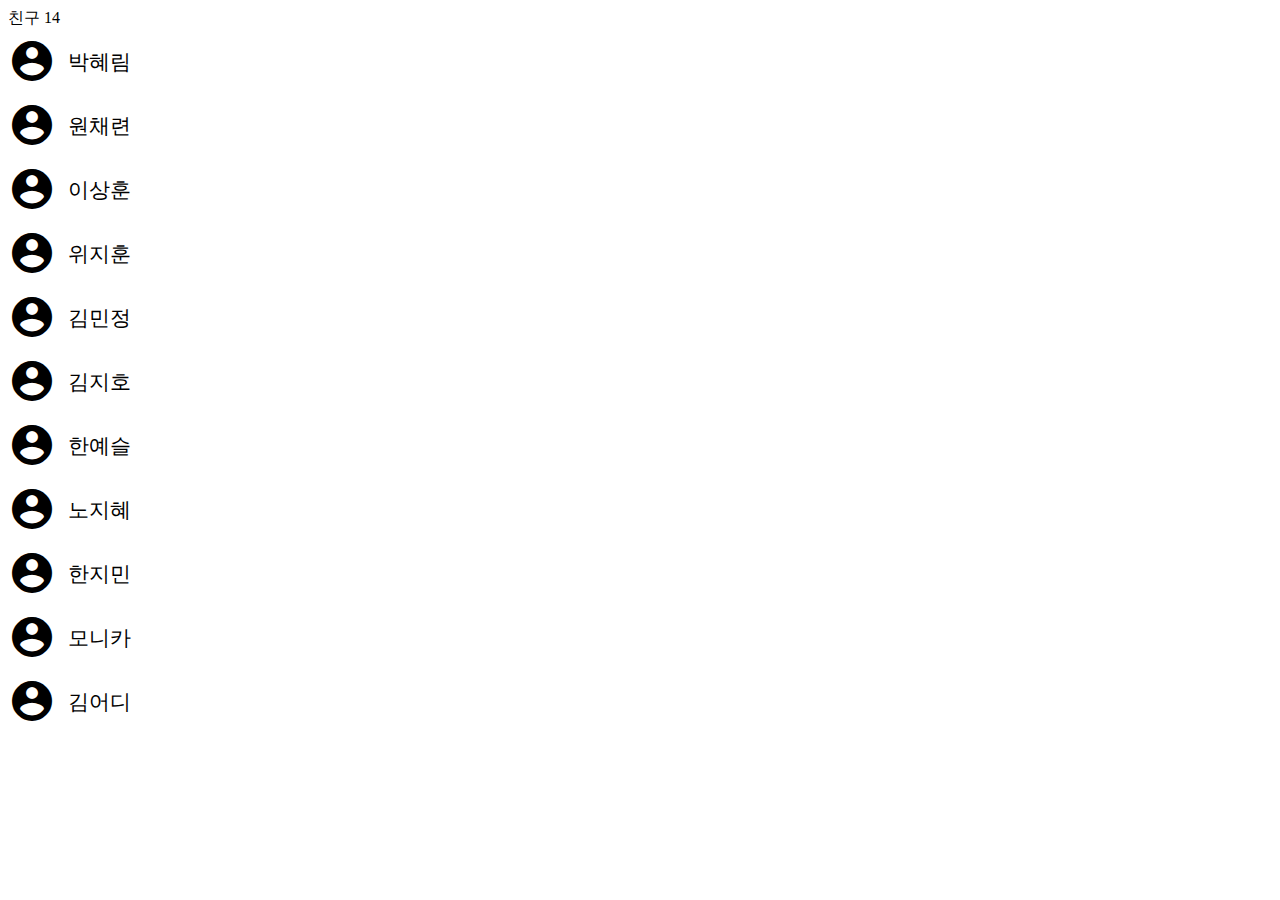
<file: _friendlist.html>
<!DOCTYPE html>
<html lang="ko">

<head>
    <title>친구 목록</title>
    <meta charset="utf-8">
    <link rel="stylesheet" href="https://fonts.googleapis.com/icon?family=Material+Icons">
    <style>
        .friend-item {
            display: flex;
            height: 64px;
            width: 100%;
            align-items: center;
        }
        .friend-item > .profile > .material-icons {
            font-size: 36pt;
            display: block;
        }
        
        .friend-item > .name {
            margin-left: 12px;
            font-size: 16pt;
        }
    </style>
</head>

<body>
    <div class="friends_count">
        친구 14
    </div>
    <div class="friend-item">
        <div class="profile"><span class="material-icons">account_circle</span></div>
        <p class="name">박혜림</p>
    </div>
    <div class="friend-item">
        <div class="profile"><span class="material-icons">account_circle</span></div>
        <p class="name">원채련</p>
    </div>
    <div class="friend-item">
        <div class="profile"><span class="material-icons">account_circle</span></div>
        <p class="name">이상훈</p>
    </div>
    <div class="friend-item">
        <div class="profile"><span class="material-icons">account_circle</span></div>
        <p class="name">위지훈</p>
    </div>
    <div class="friend-item">
        <div class="profile"><span class="material-icons">account_circle</span></div>
        <p class="name">김민정</p>
    </div>
    <div class="friend-item">
        <div class="profile"><span class="material-icons">account_circle</span></div>
        <p class="name">김지호</p>
    </div>
    <div class="friend-item">
        <div class="profile"><span class="material-icons">account_circle</span></div>
        <p class="name">한예슬</p>
    </div>
    <div class="friend-item">
        <div class="profile"><span class="material-icons">account_circle</span></div>
        <p class="name">노지혜</p>
    </div>
    <div class="friend-item">
        <div class="profile"><span class="material-icons">account_circle</span></div>
        <p class="name">한지민</p>
    </div>
    <div class="friend-item">
        <div class="profile"><span class="material-icons">account_circle</span></div>
        <p class="name">모니카</p>
    </div>
    <div class="friend-item">
        <div class="profile"><span class="material-icons">account_circle</span></div>
        <p class="name">김어디</p>
    </div>
</body>

</html>
</file>
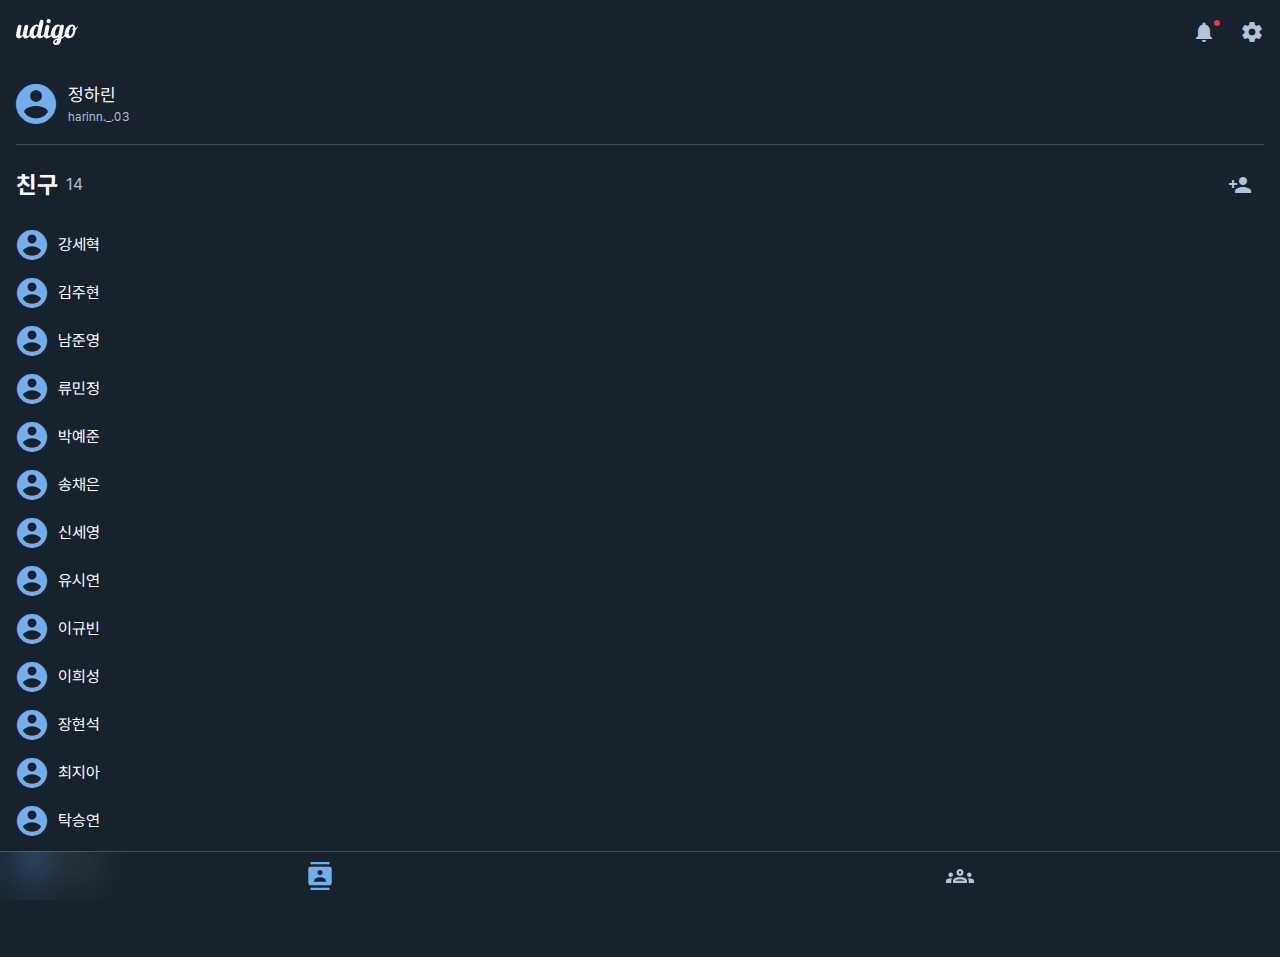
<file: friend.html>
<!DOCTYPE html>
<html lang="ko">

<head>
    <title>Udigo</title>
    <meta charset="utf-8">

    <meta name="viewport" content="width=device-width, initial-scale=1.0, user-scalable=no, maximum-scale=1.0, minimum-scale=1.0">
    
    <!-- open graph -->
    <meta name="title" property="og:title" content="Udigo">
    <meta name="type" property="og:type" content="website">
    <meta name="description" property="og:description" content="위치 공유 소셜 미디어 서비스">
    <meta name="title" property="og:url" content="https://udigo.netlify.app">
    <meta name="images" property="og:image" content="https://github.com/canplane/Udigo-frontend/blob/main/resrc/op-image.png?raw=true">

    <!-- css -->
    <link rel="stylesheet" href="https://fonts.googleapis.com/css?family=Material+Icons|Material+Icons+Outlined|Material+Icons+Two+Tone|Material+Icons+Round|Material+Icons+Sharp">

    <link rel="stylesheet" href="css/main.css">
    <link rel="stylesheet" href="css/friend.css">
</head>

<body>
    <nav id="navbar">
        <img class="brand" src="resrc/brand-logotype.svg">
        <ul>
            <li>
                <a class="icon icon-badge new" href="notice.html"><span class="material-icons">notifications</span></a>
            </li>
            <li>
                <a class="icon" href="settings.html"><span class="material-icons">settings</span></a>
            </li>
        </ul>
    </nav>

    <main id="main">
        <section id="my_profile">
            <div class="user-item">
                <div class="image">
                    <span class="material-icons">account_circle</span>
                </div>
                <div class="text">
                    <p class="name">정하린</p>
                    <p class="id">harinn._.03</p>
                </div>
            </div>
        </section>
        <section id="my_friends">
            <header class="header">
                <h2>친구</h2>
                <p class="count">14</p>
                <div class="header-right">
                    <button class="button-add_friend icon"><span class="material-icons">person_add</span></button>
                </div>
            </header>
            <article>
                <ul class="user-item-container">
                    <li class="user-item">
                        <div class="image">
                            <span class="material-icons">account_circle</span>
                        </div>
                        <p class="name">강세혁</p>
                    </li>
                    <li class="user-item">
                        <div class="image">
                            <span class="material-icons">account_circle</span>
                        </div>
                        <p class="name">김주현</p>
                    </li>
                    <li class="user-item">
                        <div class="image">
                            <span class="material-icons">account_circle</span>
                        </div>
                        <p class="name">남준영</p>
                    </li>
                    <li class="user-item">
                        <div class="image">
                            <span class="material-icons">account_circle</span>
                        </div>
                        <p class="name">류민정</p>
                    </li>
                    <li class="user-item">
                        <div class="image">
                            <span class="material-icons">account_circle</span>
                        </div>
                        <p class="name">박예준</p>
                    </li>
                    <li class="user-item">
                        <div class="image">
                            <span class="material-icons">account_circle</span>
                        </div>
                        <p class="name">송채은</p>
                    </li>
                    <li class="user-item">
                        <div class="image">
                            <span class="material-icons">account_circle</span>
                        </div>
                        <p class="name">신세영</p>
                    </li>
                    <li class="user-item">
                        <div class="image">
                            <span class="material-icons">account_circle</span>
                        </div>
                        <p class="name">유시연</p>
                    </li>
                    <li class="user-item">
                        <div class="image">
                            <span class="material-icons">account_circle</span>
                        </div>
                        <p class="name">이규빈</p>
                    </li>
                    <li class="user-item">
                        <div class="image">
                            <span class="material-icons">account_circle</span>
                        </div>
                        <p class="name">이희성</p>
                    </li>
                    <li class="user-item">
                        <div class="image">
                            <span class="material-icons">account_circle</span>
                        </div>
                        <p class="name">장현석</p>
                    </li>
                    <li class="user-item">
                        <div class="image">
                            <span class="material-icons">account_circle</span>
                        </div>
                        <p class="name">최지아</p>
                    </li>
                    <li class="user-item">
                        <div class="image">
                            <span class="material-icons">account_circle</span>
                        </div>
                        <p class="name">탁승연</p>
                    </li>                
                    <li class="user-item">
                        <div class="image">
                            <span class="material-icons">account_circle</span>
                        </div>
                        <p class="name">한은지</p>
                    </li>                
                </ul>
            </article>
        </section>
    </main>

    <footer id="footer">
        <ul>
            <li>
                <a class="icon active" href="friend.html"><span class="material-icons">contacts</span></a>
            </li>
            <li>
                <a class="icon" href="group.html"><span class="material-icons-outlined">groups</span></a>
            </li>
        </ul>
    </footer>

    <aside id="modal"></aside>

    <!-- js -->
    <script type="text/javascript" src="js/friend.js"></script>
</body>

</html>
</file>
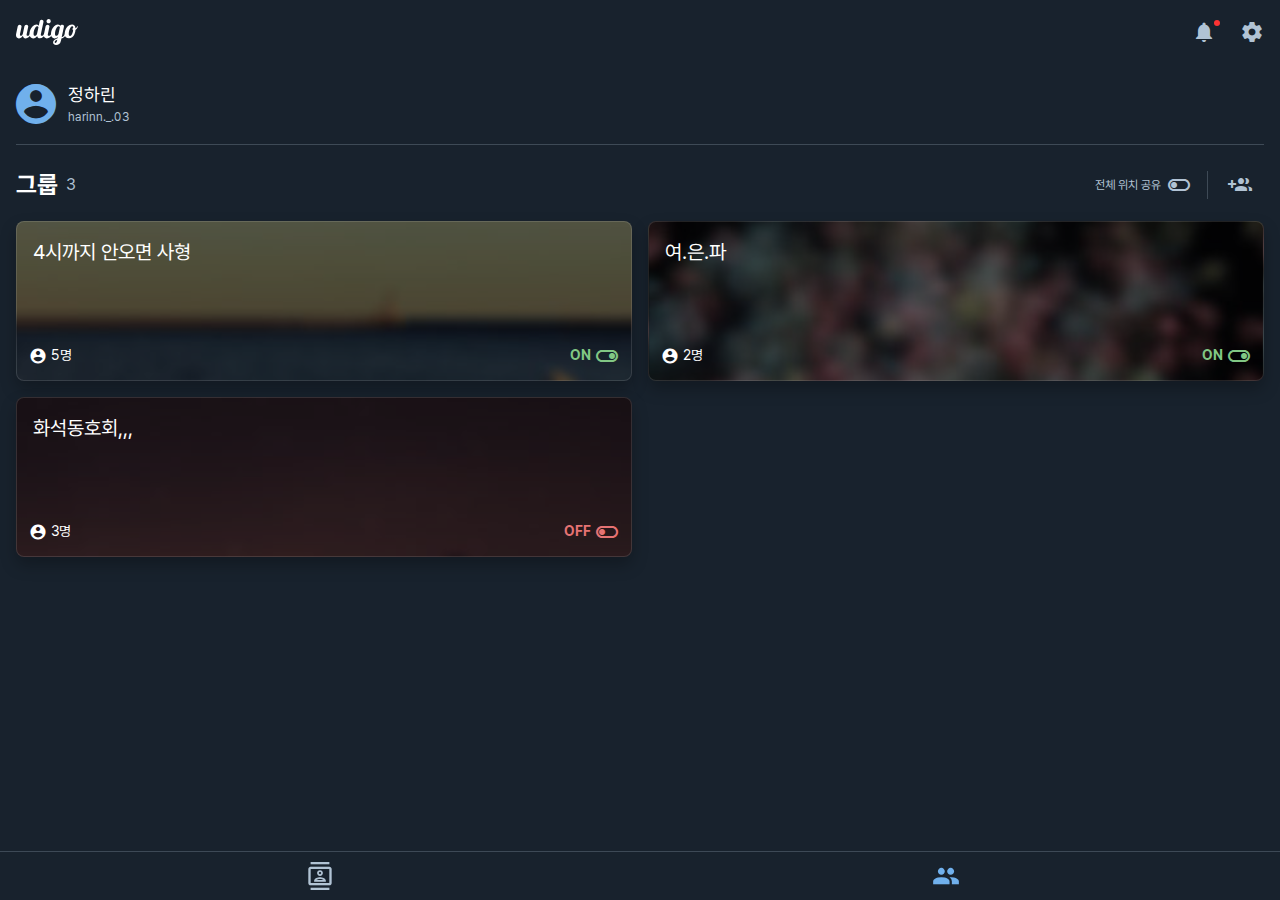
<file: group.html>
<!DOCTYPE html>
<html lang="ko">

<head>
    <title>Udigo</title>
    <meta charset="utf-8">

    <meta name="viewport" content="width=device-width, initial-scale=1.0, user-scalable=no, maximum-scale=1.0, minimum-scale=1.0">
    
    <!-- open graph -->
    <meta name="title" property="og:title" content="Udigo">
    <meta name="type" property="og:type" content="website">
    <meta name="description" property="og:description" content="위치 공유 소셜 미디어 서비스">
    <meta name="title" property="og:url" content="https://udigo.netlify.app">
    <meta name="images" property="og:image" content="https://github.com/canplane/Udigo-frontend/blob/main/resrc/op-image.png?raw=true">
    
    <!-- css -->
    <link rel="stylesheet" href="https://fonts.googleapis.com/css?family=Material+Icons|Material+Icons+Outlined|Material+Icons+Two+Tone|Material+Icons+Round|Material+Icons+Sharp">

    <link rel="stylesheet" href="css/main.css">
    <link rel="stylesheet" href="css/group.css">
</head>

<body>
    <nav id="navbar">
        <img class="brand" src="resrc/brand-logotype.svg">
        <ul>
            <li>
                <a class="icon icon-badge new" href="notice.html"><span class="material-icons">notifications</span></a>
            </li>
            <li>
                <a class="icon" href="settings.html"><span class="material-icons">settings</span></a>
            </li>
        </ul>
    </nav>

    <main id="main">
        <section id="my_profile">
            <div class="user-item">
                <div class="image">
                    <span class="material-icons">account_circle</span>
                </div>
                <div class="text">
                    <p class="name">정하린</p>
                    <p class="id">harinn._.03</p>
                </div>
            </div>
        </section>
        <section id="my_groups">
            <header class="header">
                <h2>그룹</h2>
                <p class="count">3</p>
                <div class="header-right">
                    <button class="button-share_location_all">
                        <p>전체 위치 공유</p>
                        <span class="material-icons-outlined">toggle_off</span>
                    </button>
                    <div class="vhr"></div>
                    <button class="button-create_group icon"><span class="material-icons">group_add</span></button>
                </div>
            </header>
            <article>
                <ul class="group-item-container">
                    <li class="group-item" style="background-image: linear-gradient(rgba(0, 0, 0, .6), rgba(0, 0, 0, .6)), url(resrc/group_image/1.jpg);">
                        <p class="name">4시까지 안오면 사형</p>
                        <div class="description">
                            <div class="num_of_members">
                                <span class="material-icons">account_circle</span>
                                <p>5명</p>
                            </div>
                            <button class="share_location on">
                                <span class="material-icons-outlined">toggle_on</span>
                                <p>ON</p>
                            </button>
                        </div>
                    </li>
                    <li class="group-item" style="background-image: linear-gradient(rgba(0, 0, 0, .6), rgba(0, 0, 0, .6)), url(resrc/group_image/2.jpg);">
                        <p class="name">여.은.파</p>
                        <div class="description">
                            <div class="num_of_members">
                                <span class="material-icons">account_circle</span>
                                <p>2명</p>
                            </div>
                            <button class="share_location on">
                                <span class="material-icons-outlined">toggle_on</span>
                                <p>ON</p>
                            </button>
                        </div>
                    </li>
                    <li class="group-item" style="background-image: linear-gradient(rgba(0, 0, 0, .6), rgba(0, 0, 0, .6)), url(resrc/group_image/3.jpg);">
                        <p class="name">화석동호회,,,</p>
                        <div class="description">
                            <div class="num_of_members">
                                <span class="material-icons">account_circle</span>
                                <p>3명</p>
                            </div>
                            <button class="share_location">
                                <span class="material-icons-outlined">toggle_off</span>
                                <p>OFF</p>
                            </button>
                        </div>
                    </li>
                </ul>
            </article>
        </section>
    </main>

    <footer id="footer">
        <ul>
            <li>
                <a class="icon" href="friend.html"><span class="material-icons-outlined">contacts</span></a>
            </li>
            <li>
                <a class="icon active" href="group.html"><span class="material-icons">groups</span></a>
            </li>
        </ul>
    </footer>

    <aside id="modal"></aside>

    <!-- js -->
    <script type="text/javascript" src="js/group.js"></script>
</body>

</html>
</file>
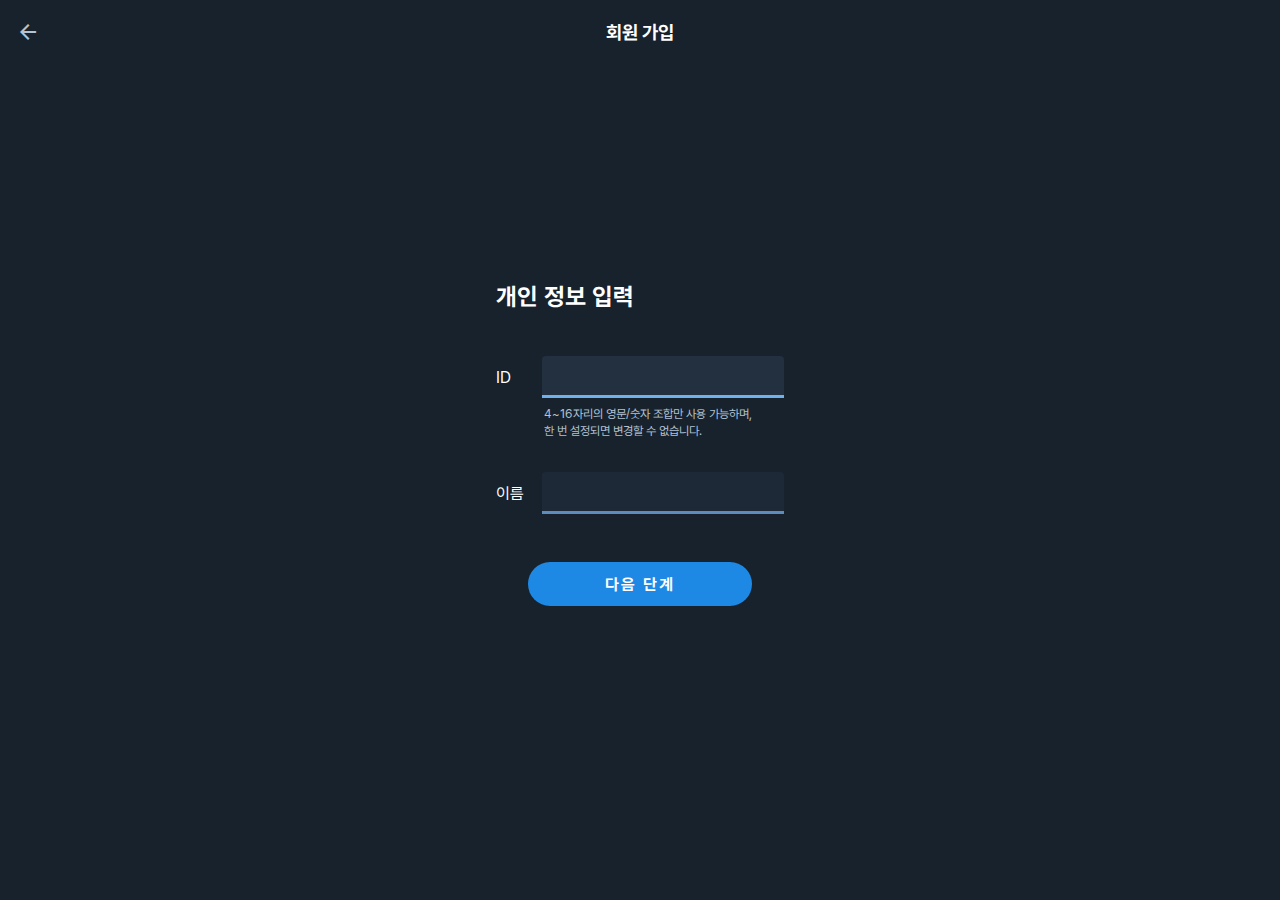
<file: join.html>
<!DOCTYPE html>
<html lang="ko">

<head>
    <title>회원 가입</title>
    <meta charset="utf-8">

    <meta name="viewport" content="width=device-width, initial-scale=1.0, user-scalable=no, maximum-scale=1.0, minimum-scale=1.0">
    
    <!-- open graph -->
    <meta name="title" property="og:title" content="Udigo">
    <meta name="type" property="og:type" content="website">
    <meta name="description" property="og:description" content="위치 공유 소셜 미디어 서비스">
    <meta name="title" property="og:url" content="https://udigo.netlify.app">
    <meta name="images" property="og:image" content="https://github.com/canplane/Udigo-frontend/blob/main/resrc/op-image.png?raw=true">
    
    <!-- css -->
    <link rel="stylesheet" href="https://fonts.googleapis.com/css?family=Material+Icons|Material+Icons+Outlined|Material+Icons+Two+Tone|Material+Icons+Round|Material+Icons+Sharp">

    <link rel="stylesheet" href="css/main.css">
    <link rel="stylesheet" href="css/login.css">
</head>

<body>
    <nav id="navbar-back">
        <div class="back-button">
            <a class="icon" href="unregistered.html"><span class="material-icons">arrow_back</span></a>
        </div>
        <h3>회원 가입</h3>
    </nav>

    <main>
        <header>
            <h2>개인 정보 입력</h2>
        </header>
        <form class="user_information" action="/user/existence/:id" method="get">
            <div class="input-item">
                <div class="field">
                    <label for="user_id">ID</label>
                    <input type="text" id="user_id" autofocus></label>
                </div>
                <p class="helper">4~16자리의 영문/숫자 조합만 사용 가능하며,<br>한 번 설정되면 변경할 수 없습니다.</p>
            </div>
            <div class="input-item">
                <div class="field">
                    <label for="user_name">이름</label>
                    <input type="text" id="user_name"></label>
                </div>
            </div>
            <input type="submit" value="다음 단계">
        </form>
    </main>

    <!-- js -->
    <script type="text/javascript" src="js/login.js"></script>
</body>

</html>
</file>
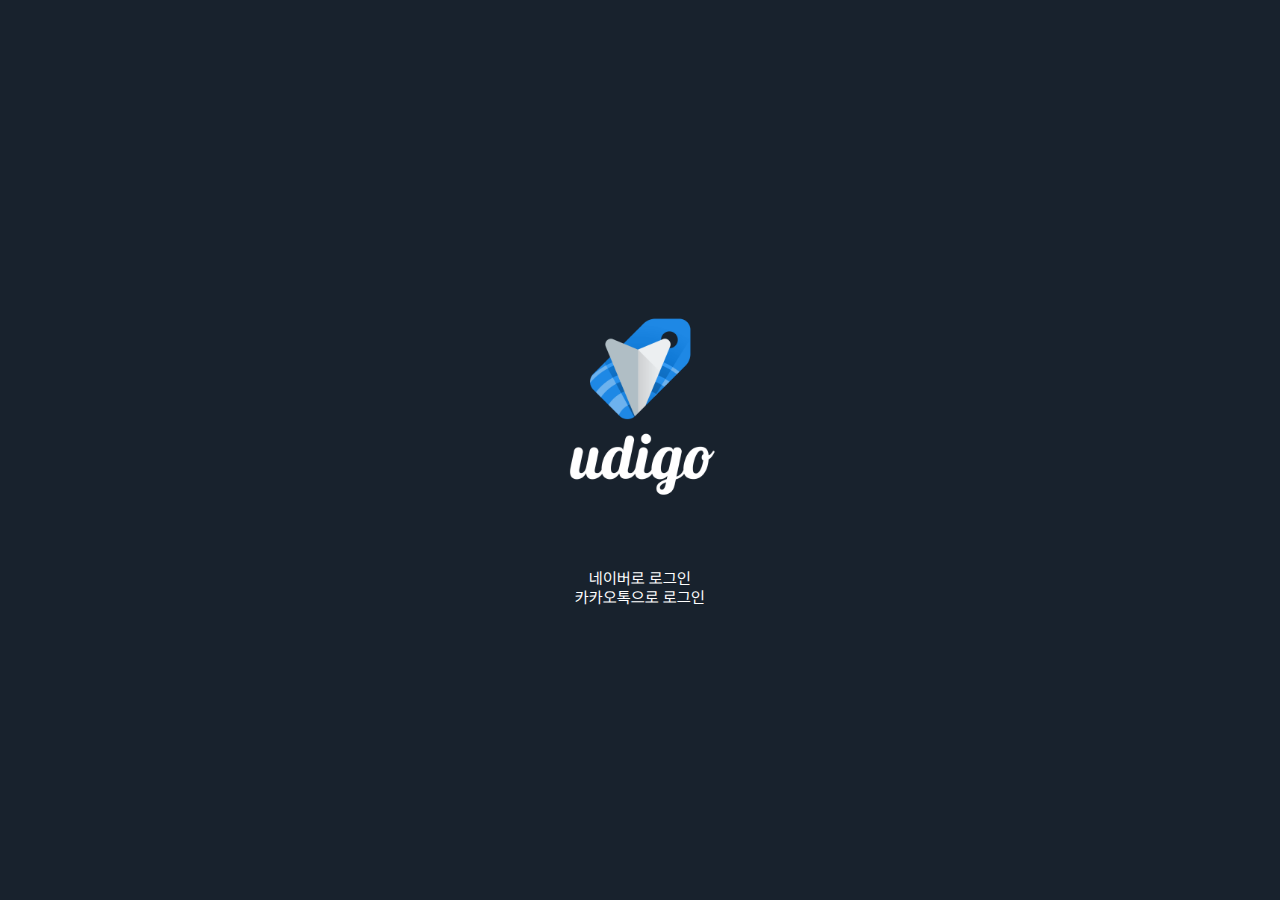
<file: login.html>
<!DOCTYPE html>
<html lang="ko">

<head>
    <title>로그인</title>
    <meta charset="utf-8">

    <meta name="viewport" content="width=device-width, initial-scale=1.0, user-scalable=no, maximum-scale=1.0, minimum-scale=1.0">
    
    <!-- open graph -->
    <meta name="title" property="og:title" content="Udigo">
    <meta name="type" property="og:type" content="website">
    <meta name="description" property="og:description" content="위치 공유 소셜 미디어 서비스">
    <meta name="title" property="og:url" content="https://udigo.netlify.app">
    <meta name="images" property="og:image" content="https://github.com/canplane/Udigo-frontend/blob/main/resrc/op-image.png?raw=true">
    
    <!-- css -->
    <link rel="stylesheet" href="https://fonts.googleapis.com/css?family=Material+Icons|Material+Icons+Outlined|Material+Icons+Two+Tone|Material+Icons+Round|Material+Icons+Sharp">

    <link rel="stylesheet" href="css/main.css">
    <link rel="stylesheet" href="css/login.css">
</head>

<body>
    <main>
        <div class="brand">
            <img alt="logo" src="resrc/logo/vertical@4x.png">
        </div>
        <form class="login_type">
            <button type="button" class="naver" id="naverIdLogin_loginButton">네이버로 로그인</button>
            <button type="button" class="kakao" id="">카카오톡으로 로그인</button>
        </form>
    </main>
    
    <script src="https://static.nid.naver.com/js/naveridlogin_js_sdk_2.0.2.js" charset="utf-8"></script>

    <!-- js -->
    <script type="text/javascript" src="js/login.js"></script>
</body>

</html>
</file>
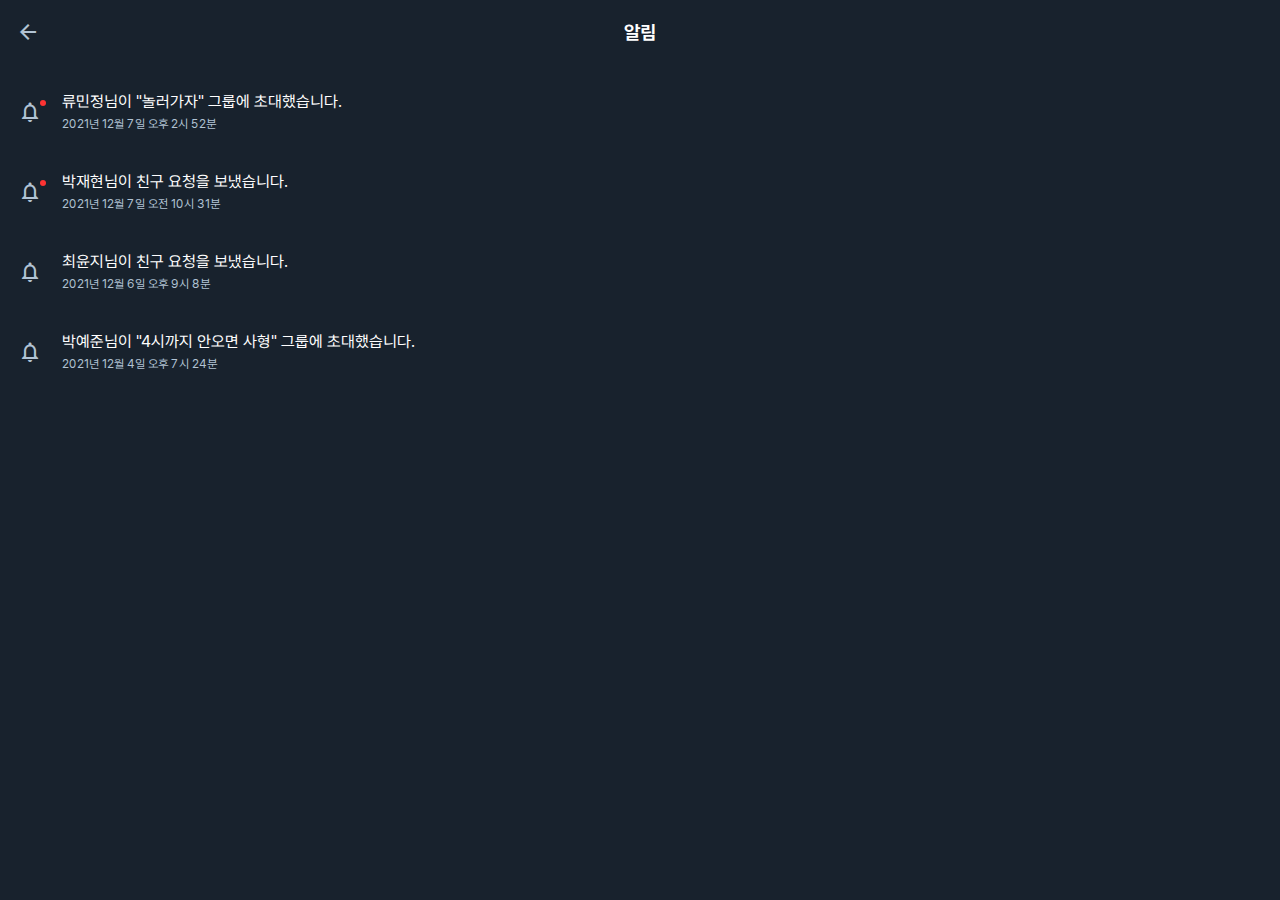
<file: notice.html>
<!DOCTYPE html>
<html lang="ko">

<head>
    <title>Udigo</title>
    <meta charset="utf-8">

    <meta name="viewport" content="width=device-width, initial-scale=1.0, user-scalable=no, maximum-scale=1.0, minimum-scale=1.0">
    
    <!-- open graph -->
    <meta name="title" property="og:title" content="Udigo">
    <meta name="type" property="og:type" content="website">
    <meta name="description" property="og:description" content="위치 공유 소셜 미디어 서비스">
    <meta name="title" property="og:url" content="https://udigo.netlify.app">
    <meta name="images" property="og:image" content="https://github.com/canplane/Udigo-frontend/blob/main/resrc/op-image.png?raw=true">
    
    <!-- css -->
    <link rel="stylesheet" href="https://fonts.googleapis.com/css?family=Material+Icons|Material+Icons+Outlined|Material+Icons+Two+Tone|Material+Icons+Round|Material+Icons+Sharp">

    <link rel="stylesheet" href="css/main.css">
    <link rel="stylesheet" href="css/notice.css">
</head>

<body>
    <nav id="navbar-back">
        <div class="back-button">
            <a class="icon" href="friend.html"><span class="material-icons">arrow_back</span></a>
        </div>
        <h3>알림</h3>
    </nav>

    <main id="main">
        <section id="my_notices">
            <ul class="notice-item-container">
                <li class="notice-item new">
                    <div class="icon icon-badge">
                        <span class="material-icons-outlined">notifications</span>
                    </div>
                    <div class="text">
                        <p class="message">류민정님이 "놀러가자" 그룹에 초대했습니다.</p>
                        <p class="time">2021년 12월 7일 오후 2시 52분</p>
                    </div>
                </li>
                <li class="notice-item new">
                    <div class="icon icon-badge">
                        <span class="material-icons-outlined">notifications</span>
                    </div>
                    <div class="text">
                        <p class="message">박재현님이 친구 요청을 보냈습니다.</p>
                        <p class="time">2021년 12월 7일 오전 10시 31분</p>
                    </div>
                </li>
                <li class="notice-item">
                    <div class="icon icon-badge">
                        <span class="material-icons-outlined">notifications</span>
                    </div>
                    <div class="text">
                        <p class="message">최윤지님이 친구 요청을 보냈습니다.</p>
                        <p class="time">2021년 12월 6일 오후 9시 8분</p>
                    </div>
                </li>
                <li class="notice-item">
                    <div class="icon icon-badge">
                        <span class="material-icons-outlined">notifications</span>
                    </div>
                    <div class="text">
                        <p class="message">박예준님이 "4시까지 안오면 사형" 그룹에 초대했습니다.</p>
                        <p class="time">2021년 12월 4일 오후 7시 24분</p>
                    </div>
                </li>
            </ul>
        </section>
    </main>

    <aside id="modal"></aside>

    <!-- js -->
    <script type="text/javascript" src="js/notice.js"></script>
</body>

</html>
</file>
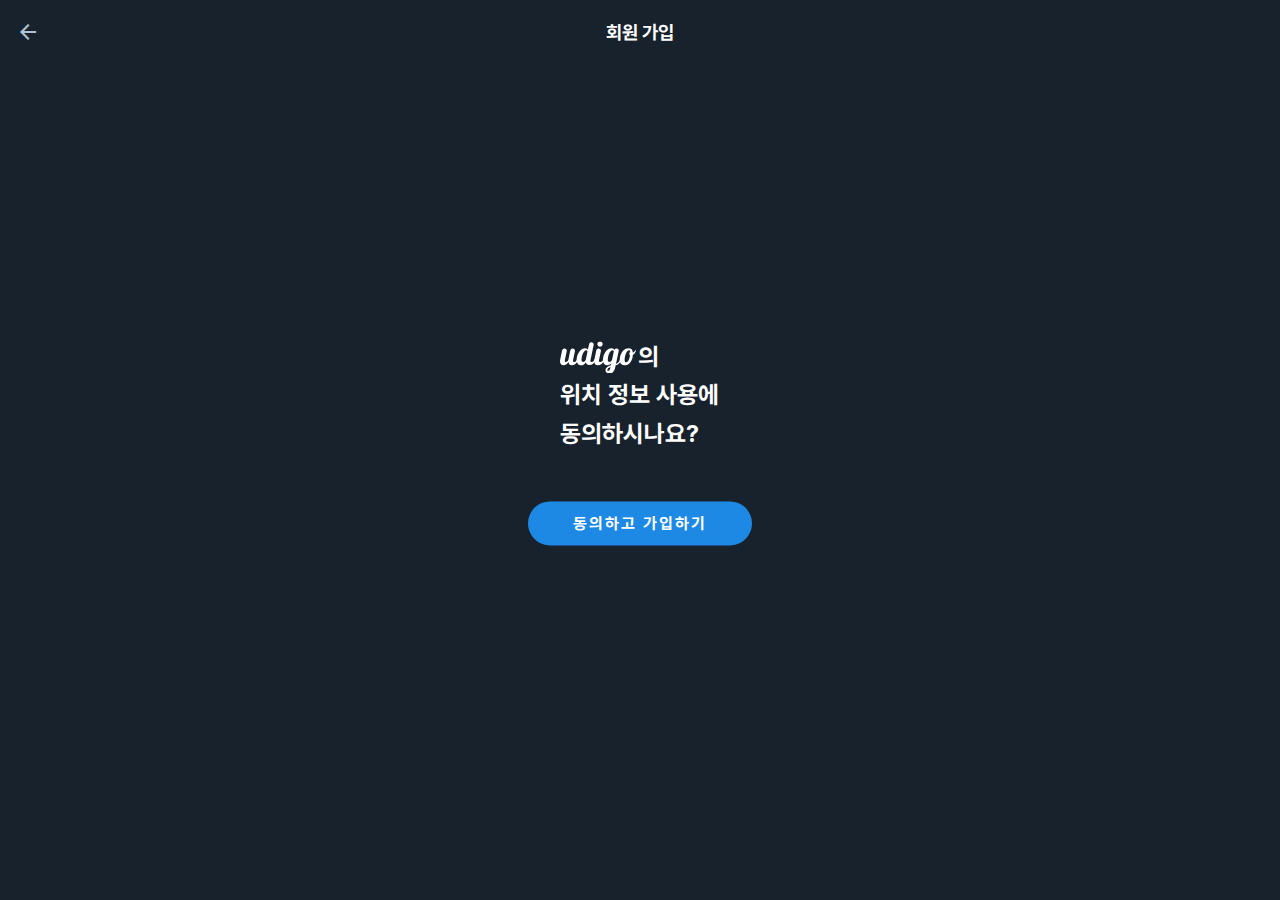
<file: policy.html>
<!DOCTYPE html>
<html lang="ko">

<head>
    <title>회원 가입</title>
    <meta charset="utf-8">

    <meta name="viewport" content="width=device-width, initial-scale=1.0, user-scalable=no, maximum-scale=1.0, minimum-scale=1.0">
    
    <!-- open graph -->
    <meta name="title" property="og:title" content="Udigo">
    <meta name="type" property="og:type" content="website">
    <meta name="description" property="og:description" content="위치 공유 소셜 미디어 서비스">
    <meta name="title" property="og:url" content="https://udigo.netlify.app">
    <meta name="images" property="og:image" content="https://github.com/canplane/Udigo-frontend/blob/main/resrc/op-image.png?raw=true">
    
    <!-- css -->
    <link rel="stylesheet" href="https://fonts.googleapis.com/css?family=Material+Icons|Material+Icons+Outlined|Material+Icons+Two+Tone|Material+Icons+Round|Material+Icons+Sharp">

    <link rel="stylesheet" href="css/main.css">
    <link rel="stylesheet" href="css/login.css">
</head>

<body>
    <nav id="navbar-back">
        <div class="back-button">
            <a class="icon" href="join.html"><span class="material-icons">arrow_back</span></a>
        </div>
        <h3>회원 가입</h3>
    </nav>

    <main>
        <div style="width: 10rem;">
            <h2 style="position: relative; text-indent: 4.875rem;">
                <img alt="logo" src="resrc/brand-logotype.svg" style="position: absolute; width: 4.75rem; left: 0rem; top: .1875rem;">
                의<br>
                위치 정보 사용에<br>
                동의하시나요?
            </h2>
        </div>
        <form class="spot_policy">
            <input type="submit" value="동의하고 가입하기">
        </form>
    </main>

    <!-- js -->
    <script type="text/javascript" src="js/login.js"></script>
</body>

</html>
</file>
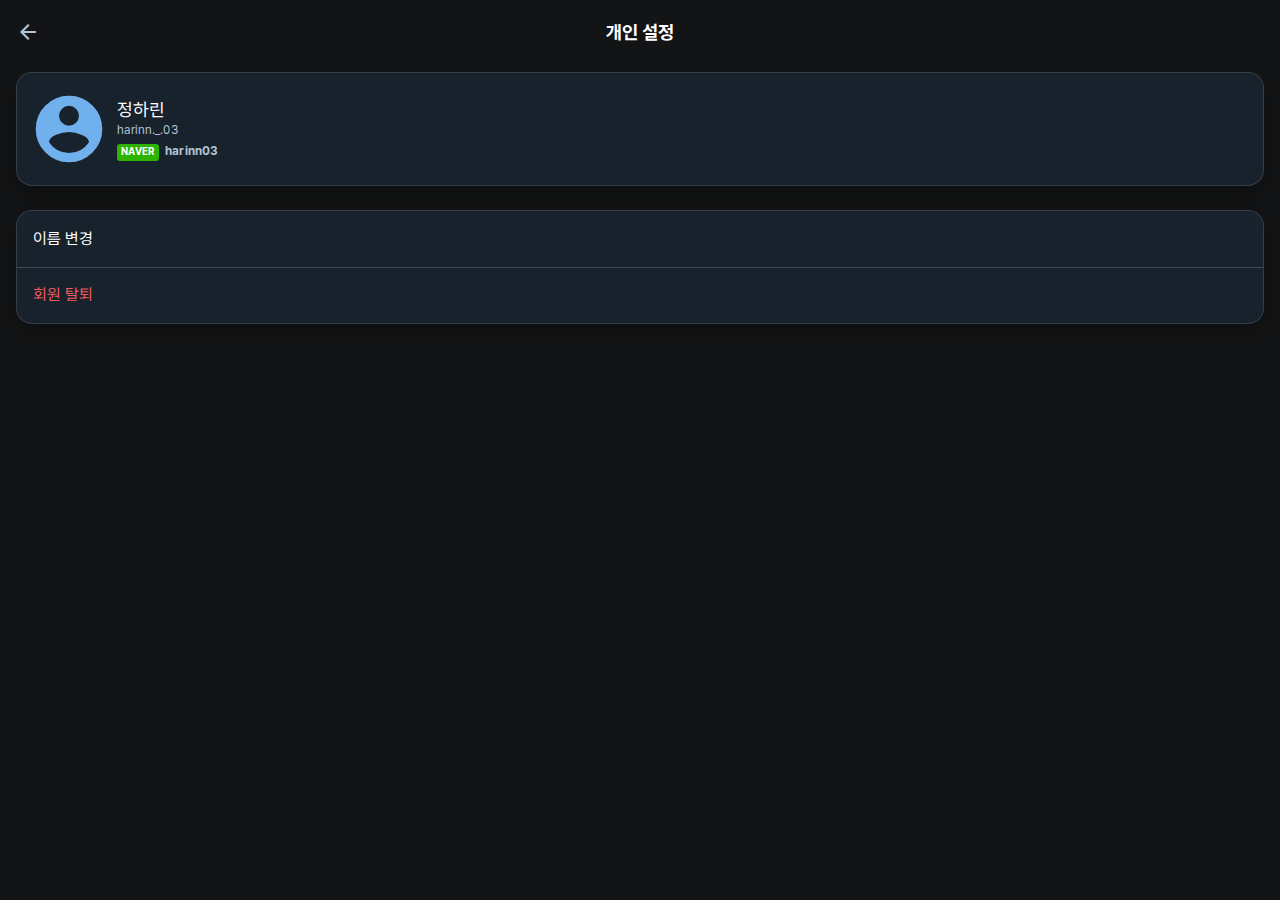
<file: settings.html>
<!DOCTYPE html>
<html lang="ko">

<head>
    <title>Udigo</title>
    <meta charset="utf-8">

    <meta name="viewport" content="width=device-width, initial-scale=1.0, user-scalable=no, maximum-scale=1.0, minimum-scale=1.0">
    
    <!-- open graph -->
    <meta name="title" property="og:title" content="Udigo">
    <meta name="type" property="og:type" content="website">
    <meta name="description" property="og:description" content="위치 공유 소셜 미디어 서비스">
    <meta name="title" property="og:url" content="https://udigo.netlify.app">
    <meta name="images" property="og:image" content="https://github.com/canplane/Udigo-frontend/blob/main/resrc/op-image.png?raw=true">
    
    <!-- css -->
    <link rel="stylesheet" href="https://fonts.googleapis.com/css?family=Material+Icons|Material+Icons+Outlined|Material+Icons+Two+Tone|Material+Icons+Round|Material+Icons+Sharp">

    <link rel="stylesheet" href="css/main.css">
    <link rel="stylesheet" href="css/settings.css">
</head>

<body>
    <nav id="navbar-back">
        <div class="back-button">
            <a class="icon" href="friend.html"><span class="material-icons">arrow_back</span></a>
        </div>
        <h3>개인 설정</h3>
    </nav>

    <main id="main">
        <section id="settings-my_profile" class="settings-category">
            <div class="image">
                <span class="material-icons">account_circle</span>
            </div>
            <div class="text">
                <p class="name">정하린</p>
                <p class="id">harinn._.03</p>
                <p class="social_account naver">harinn03</p>
            </div>
        </section>
        <section class="settings-category">
            <ul class="settings-item-container">
                <li class="settings-item" id="button-change_name">
                    <p class="text">이름 변경</p>
                </li>
                <li class="settings-item danger" id="button-user_withdrawal">
                    <p class="text">회원 탈퇴</p>
                </li>
            </ul>
        </section>
    </main>

    <aside id="modal"></aside>

    <!-- js -->
    <script type="text/javascript" src="js/settings.js"></script>
</body>

</html>
</file>
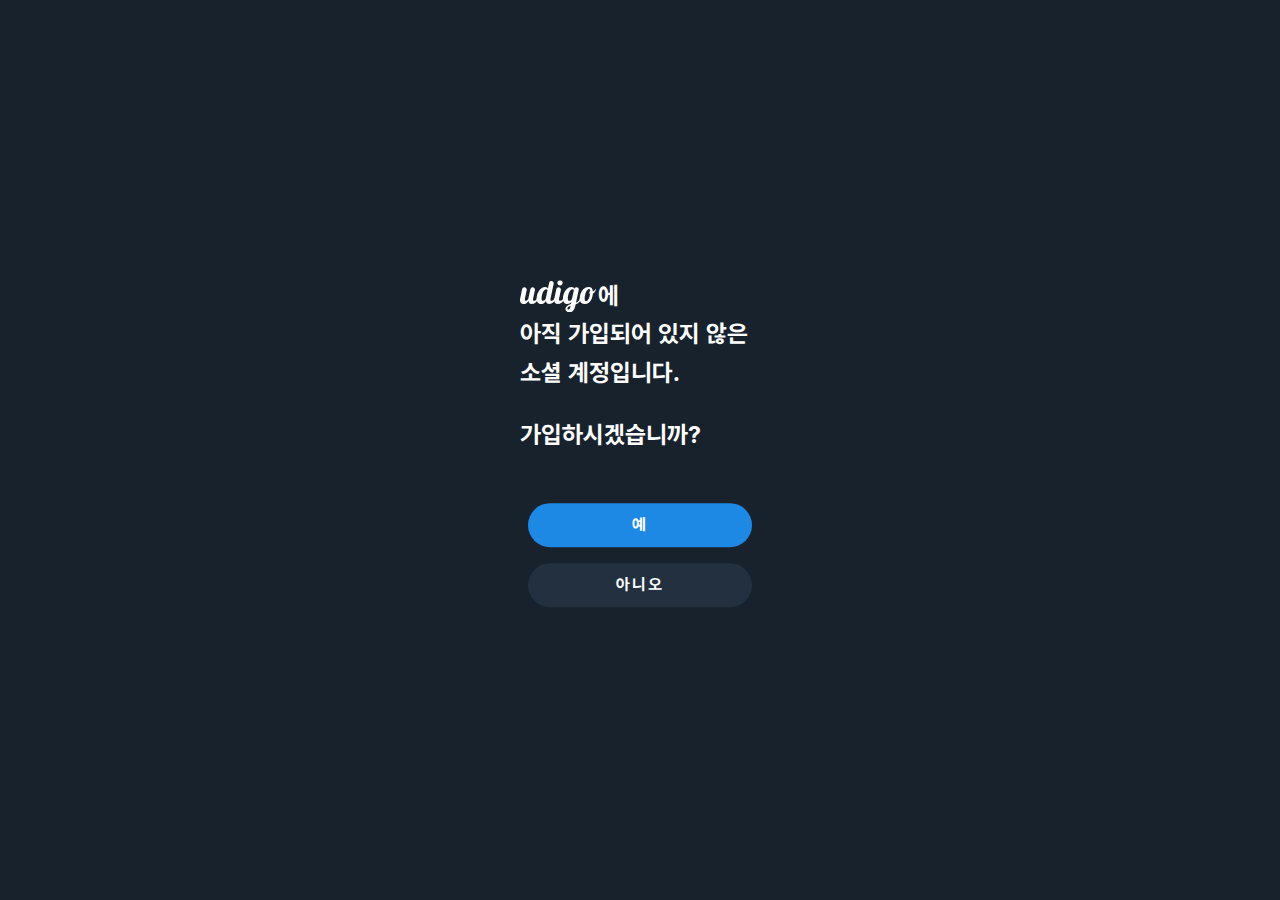
<file: unregistered.html>
<!DOCTYPE html>
<html lang="ko">

<head>
    <title>회원 가입</title>
    <meta charset="utf-8">

    <meta name="viewport" content="width=device-width, initial-scale=1.0, user-scalable=no, maximum-scale=1.0, minimum-scale=1.0">
    
    <!-- open graph -->
    <meta name="title" property="og:title" content="Udigo">
    <meta name="type" property="og:type" content="website">
    <meta name="description" property="og:description" content="위치 공유 소셜 미디어 서비스">
    <meta name="title" property="og:url" content="https://udigo.netlify.app">
    <meta name="images" property="og:image" content="https://github.com/canplane/Udigo-frontend/blob/main/resrc/op-image.png?raw=true">
    
    <!-- css -->
    <link rel="stylesheet" href="https://fonts.googleapis.com/css?family=Material+Icons|Material+Icons+Outlined|Material+Icons+Two+Tone|Material+Icons+Round|Material+Icons+Sharp">

    <link rel="stylesheet" href="css/main.css">
    <link rel="stylesheet" href="css/login.css">
</head>

<body>
    <main>
        <div style="width: 15rem;">
            <h2 style="position: relative; text-indent: 4.875rem;">
                <img alt="logo" src="resrc/brand-logotype.svg" style="position: absolute; width: 4.75rem; left: 0rem; top: .1875rem;">
                에<br>
                아직 가입되어 있지 않은<br>
                소셜 계정입니다.<br>
            </h2>
            <h2 style="margin-top: 1.5rem;">가입하시겠습니까?</h1>
        </div>
        <div class="signup">
            <a href="join.html" class="button yes">예</a>
            <a href="login.html" class="button no">아니오</a>
        </div>
    </main>

    <!-- js -->
    <script type="text/javascript" src="js/login.js"></script>
</body>

</html>
</file>
<file: css/main.css>
@charset "utf-8";



/* fonts */

@font-face {
	font-family: 'Pretendard Variable';
	font-weight: 45 920;
	font-style: normal;
	font-display: swap;
	src: local('Pretendard Variable'), url('../resrc/font/PretendardVariable.woff2') format('woff2-variations');
}

@font-face {
	font-family: 'Pretendard';
	font-weight: 900;
	font-display: swap;
	src: local('Pretendard Black'), url('../resrc/font/Pretendard-Black.woff') format('woff');
}
@font-face {
	font-family: 'Pretendard';
	font-weight: 800;
	font-display: swap;
	src: local('Pretendard ExtraBold'), url('../resrc/font/Pretendard-ExtraBold.woff') format('woff');
}
@font-face {
	font-family: 'Pretendard';
	font-weight: 700;
	font-display: swap;
	src: local('Pretendard Bold'), url('../resrc/font/Pretendard-Bold.woff') format('woff');
}
@font-face {
	font-family: 'Pretendard';
	font-weight: 600;
	font-display: swap;
	src: local('Pretendard SemiBold'), url('../resrc/font/Pretendard-SemiBold.woff') format('woff');
}
@font-face {
	font-family: 'Pretendard';
	font-weight: 500;
	font-display: swap;
	src: local('Pretendard Medium'), url('../resrc/font/Pretendard-Medium.woff') format('woff');
}
@font-face {
	font-family: 'Pretendard';
	font-weight: 400;
	font-display: swap;
	src: local('Pretendard Regular'), url('../resrc/font/Pretendard-Regular.woff') format('woff');
}
@font-face {
	font-family: 'Pretendard';
	font-weight: 300;
	font-display: swap;
	src: local('Pretendard Light'), url('../resrc/font/Pretendard-Light.woff') format('woff');
}
@font-face {
	font-family: 'Pretendard';
	font-weight: 200;
	font-display: swap;
	src: local('Pretendard ExtraLight'), url('../resrc/font/Pretendard-ExtraLight.woff') format('woff');
}
@font-face {
	font-family: 'Pretendard';
	font-weight: 100;
	font-display: swap;
	src: local('Pretendard Thin'), url('../resrc/font/Pretendard-Thin.woff') format('woff');
}



/* layout */

html {
	box-sizing: border-box;
}
*, *:before, *:after {
	box-sizing: inherit;
    
    font-family: inherit;
    color: #fff;
}

html,
body {
    margin: 0;
    padding: 0;
    height: 100%;
    width: 100%;

    font-family: 'Pretendard', 'Pretendard Variable', 
        -apple-system, BlinkMacSystemFont, Apple SD Gothic Neo, 
        Helvetica Neue, Roboto, Helvetica, Noto Sans KR, Malgun Gothic, sans-serif,
        Apple Color Emoji, Segoe UI Emoji !important;
    
    background-color: rgb(24, 34, 45);
    font-size: 16px;
}


h1, h2, h3, h4, h5, h6, p, li {
    margin: 0;
    padding: 0;
	color: #fff;
	line-height: 140%;
}

[class^="material-icons"] {
    color: #fff;
}



ul {
    list-style: none;
    margin: 0;
    padding: 0;
}

a {
    text-decoration: none;
    color: inherit;
}

button {
    color: #fff;
	background: none;
	border: none;
	padding: 0;
    font-size: 1rem;
}



/* icon */

.icon {
    display: flex;
    align-items: center;
    justify-content: center;
    width: 3rem;
    height: 3rem;
}
.icon > [class^="material-icons"] {
	color: rgb(177, 195, 212);
    font-size: 1.5rem;
}

.icon.icon-badge {
    position: relative;
}
.icon.icon-badge.new::after,
#my_notices .notice-item.new .icon::after {
    content: "";
    display: block;
    width: .375rem;
    height: .375rem;
    border-radius: 100%;
    background-color: #fd3333;

    position: absolute;
    top: .75rem;
    right: .5rem;
}



/* navbar */

#navbar {
	height: 4rem;
    margin: 0 .25rem;
	display: flex;
	justify-content: space-between;
	align-items: center;
}
#navbar > .brand {
	height: 1.625rem;
	margin: 0 .75rem;
}
#navbar > ul {
    margin: 0;
    display: flex;
}



#navbar-back {
	position: relative;
    margin: 0 .25rem;
	height: 4rem;
}
#navbar-back > * {
	display: flex;
	align-items: center;
	height: 4rem;
}
#navbar-back h3 {
	justify-content: center;
}
#navbar-back .back-button {
	position: absolute;
	left: 0;
	height: 4rem;
}




/* footer */

#footer {
    position: fixed;
    bottom: 0;
    left: 0;
    right: 0;
}
#footer > ul {
    margin: 0;
    padding: 0;

    display: flex;
    background-color: rgba(24, 34, 45, .375);
    border-top: 1px solid rgba(177, 195, 212, .25);

    backdrop-filter: blur(1rem);
    -webkit-backdrop-filter: blur(1rem);
}
#footer > ul > li {
    flex: 1;
}

#footer .icon {
    width: 100%;
}
#footer .icon > [class^="material-icons"] {
	font-size: 1.75rem;
}
#footer .icon.active > [class^="material-icons"] {
	color: rgb(112, 176, 236);
}



/* main */

#main {
    margin: .5rem 1rem 0 1rem;
	padding-bottom: 4rem;
}
section > .header {
    margin: 1rem 0 .75rem 0;
	height: 3rem;
    display: flex;
    align-items: center;
}
section > .header > .count {
    font-size: 1rem;
    margin-left: .5rem;
    color: rgb(177, 195, 212);
}
section > .header > .header-right {
    margin-left: auto;
    height: 100%;
    display: flex;
    flex-direction: row;
    align-items: center;
}
section > .header > .header-right > * {
    height: 100%;
}
.vhr {
    margin: 0 .5rem;
    width: 1px;
    height: 60% !important;
    background-color: rgba(177, 195, 212, .25);
}



/* my profile */

#my_profile > .user-item {
    display: flex;
    height: 4rem;
    align-items: center;
}
#my_profile > .user-item > .image > [class^="material-icons"] {
    font-size: 3rem;
    display: block;
    color: rgb(112, 176, 236);
    margin-left: -.25rem;
}
#my_profile > .user-item > .text {
    flex: 1;
    margin-left: .5rem;
}
#my_profile > .user-item > .text > .name {
    font-size: 1.125rem;
    margin-bottom: .125rem;
}
#my_profile > .user-item > .text > .id {
    font-size: .75rem;
    color: rgb(177, 195, 212);
}



/* modal */

body.modal-open {
    overflow: hidden;
    position: fixed;
    width: 100%;
}
body.modal-open::after {
    content: "";
    position: fixed;
    top: 0;
    right: 0;
    bottom: 0;
    left: 0;
    display: block;
    background-color: #000;
    opacity: .625;
}

#modal {
    visibility: hidden;
}
body.modal-open #modal {
    visibility: visible;

    position: fixed;
    top: 50%;
    left: 50%;
    transform: translate(-50%, -50%);
    
    width: 80%;
    max-width: 32rem;
    border-radius: 1rem;

    background-color: rgba(24, 34, 45, .375);
    border: 1px solid rgba(177, 195, 212, .125);
    box-shadow: 0 .5rem 1rem 0 rgba(0, 0, 0, .5);
    backdrop-filter: blur(1rem);
    -webkit-backdrop-filter: blur(1rem);

    z-index: 1000;
}

.modal-header {
    padding: 1rem;
    text-align: center;
    font-size: 1.125rem;
}
.modal-body {
    padding: 0 1rem 1rem 1rem;
}
.modal-body > p {
    font-size: .875rem;
    color: rgb(177, 195, 212);
    text-align: center;
}
.modal-footer {
    display: flex;
    flex-direction: row;
}
.modal-footer > li {
    flex: 1;
    display: flex;
    align-items: center;
    justify-content: center;
    border-top: 1px solid rgba(177, 195, 212, .125);
}
.modal-footer > li:not(:first-child) {
    border-left: 1px solid rgba(177, 195, 212, .125);
}
.modal-footer > li > button {
    display: flex;
    align-items: center;
    justify-content: center;
    width: 100%;
    padding: .625rem;
}
.modal-footer > li > button:active {
    color: rgb(112, 176, 236);
}



#modal .user-item {
    height: 4rem;
    display: flex;
    align-items: center;
    justify-content: center;
}
#modal .user-item > .image > [class^="material-icons"] {
    font-size: 2.5rem;
    display: block;
    color: rgb(112, 176, 236);
    margin-left: -.125rem;
}
#modal .user-item > .name {
    margin-left: .5rem;
    font-size: 1.125rem;
}
/*#modal .user-item button {
    color: #fff;
    font-size: .8125rem;
    border-radius: 4rem;
    border: 1px solid rgba(177, 195, 212, .125);
    padding: .375rem .75rem;
}*/

#modal .group-item {
    height: 8rem;
    background-color: rgb(19, 20, 21);
    border-radius: .5rem;
    border: 1px solid rgba(255, 255, 255, .125);
    box-shadow: 0 .5rem 1rem 0 rgba(0, 0, 0, .25);

    display: flex;
    flex-direction: column;
    justify-content: space-between;

    color: #fff;
    background-size: cover;
    background-position: center;
}
#modal .group-item > .name {
    padding: 1rem;
    font-size: 1.25rem;
}
#modal .group-item > .description {
    display: flex;
    justify-content: space-between;
    flex-direction: row;
}
#modal .group-item > .description > * {
    padding: .75rem;
    display: flex;
    align-items: center;
}
#modal .group-item > .description .num_of_members > [class^="material-icons"] {
    color: #fff;
    font-size: 1.125rem;
}
#modal .group-item > .description .num_of_members > p {
    margin-left: .25rem;
    font-size: .875rem;
}



/* input text */

input, button,
[type=button], [type=reset], [type=submit], [type=text], [type="radio"], [type="checkbox"] {
    appearance: none !important;
    -webkit-appearance: none !important;
    -moz-appearance: none !important;
    outline: none !important;
    background: transparent;
    border: none;
    border-radius: 0;
}

input[type="text"] {
    color: #fff;
    font-size: 1rem;
    border-top-left-radius: .25rem;
    border-top-right-radius: .25rem;
    padding: .625rem .875rem;
    transition: all .1s;
    background-color: rgba(34, 48, 63, .5);
    border-bottom: .1875rem solid rgba(112, 176, 236, .75);
    width: 100%;
}
input[type="text"]:hover {
    background-color: rgba(34, 48, 63, .75);
    border-bottom: .1875rem solid rgba(112, 176, 236, .875);
}
input[type="text"]:focus {
    background-color: rgb(34, 48, 63);
    border-bottom: .1875rem solid rgb(112, 176, 236);
}
</file>
<file: css/friend.css>
@charset "utf-8";



#my_friends {
    margin-top: .5rem;
    border-top: 1px solid rgba(177, 195, 212, .25);
}



#my_friends .user-item-container {
    display: flex;
    flex-direction: column;
}
#my_friends .user-item {
    display: flex;
    height: 3rem;
    align-items: center;
}
#my_friends .user-item > .image > [class^="material-icons"] {
    font-size: 2.25rem;
    display: block;
    color: rgb(112, 176, 236);
    margin-left: -.125rem;
}
#my_friends .user-item > .name {
    flex: 1;
    margin-left: .5rem;
    font-size: 1rem;
}



/* modal */

#modal.send_friend_request_by_id .input-user_id {
    height: 4rem;
    display: flex;
    align-items: center;
    justify-content: center;
}
#modal.send_friend_request_by_id .input-user_id > input[type=text] {
    width: 100%;
}
</file>
<file: css/group.css>
@charset "utf-8";



#my_groups {
    margin-top: .5rem;
    border-top: 1px solid rgba(177, 195, 212, .25);
}
.button-share_location_all {
    display: flex;
    align-items: center;
    padding: 0 .5rem;
}
.button-share_location_all [class^="material-icons"] {
    color: rgb(177, 195, 212);
    font-size: 1.5rem;
}
.button-share_location_all > p {
    color: rgb(177, 195, 212);
    margin-right: .375rem;
    font-size: .75rem;
}
.button-share_location_all.on [class^="material-icons"] {
    color: rgb(112, 176, 236);
}
.button-share_location_all.on > p {
    color: rgb(112, 176, 236);
    font-weight: bold;
}



#my_groups .group-item-container {
    display: grid;
    grid-template-columns: 1fr 1fr;
    justify-content: space-between;
    grid-row-gap: 1rem;
    grid-column-gap: 1rem;
}
#my_groups .group-item {
    height: 10rem;
    background-color: rgb(19, 20, 21);
    border-radius: .5rem;
    border: 1px solid rgba(255, 255, 255, .125);
    box-shadow: 0 .5rem 1rem 0 rgba(0, 0, 0, .25);

    display: flex;
    flex-direction: column;
    justify-content: space-between;

    color: #fff;
    background-size: cover;
    background-position: center;
}
#my_groups .group-item > .name {
    padding: 1rem;
    font-size: 1.25rem;
}
#my_groups .group-item > .description {
    display: flex;
    justify-content: space-between;
    flex-direction: row;
}
#my_groups .group-item > .description > * {
    padding: .75rem;
    display: flex;
    align-items: center;
}
#my_groups .group-item > .description .num_of_members > [class^="material-icons"] {
    color: #fff;
    font-size: 1.125rem;
}
#my_groups .group-item > .description .num_of_members > p {
    margin-left: .25rem;
    font-size: .875rem;
}
#my_groups .group-item > .description .share_location {
    flex-direction: row-reverse;
}
#my_groups .group-item > .description .share_location > [class^="material-icons"] {
    color: #e57373;
    font-size: 1.5rem;
}
#my_groups .group-item > .description .share_location > p {
    color: #e57373;
    margin-right: .25rem;
    font-size: .875rem;
    font-weight: bold;
}
#my_groups .group-item > .description .share_location.on > [class^="material-icons"] {
    color: #81c784;
}
#my_groups .group-item > .description .share_location.on > p {
    color: #81c784;
}



/* modal */

#modal.create_group .input-group_name {
    height: 4rem;
    display: flex;
    align-items: center;
    justify-content: center;
}
</file>
<file: css/login.css>
@charset "utf-8";



body {
    overflow: hidden;
    position: fixed;
    width: 100%;
}
h2 {
    line-height: 160%;
}

main {
    position: fixed;
    top: 50%;
    left: 50%;
    transform: translate(-50%, -50%);

    display: flex;
    flex-direction: column;
    justify-content: center;
    align-items: center;
}
main > header {
    width: 100%;
}



/* login */

.brand > img {
    width: 14rem;
}

form.login_type,
.signup {
    margin-top: 3rem;
    display: flex;
    flex-direction: column;
    align-items: center;
}
form.login_type > .button,
.signup > .button {
    width: 14rem;
    border-radius: 4rem;
    height: 2.75rem;
    font-size: 1rem;
    font-weight: bold;
    margin-bottom: 1rem;
    letter-spacing: .125rem;
    color: #fff;
    
    display: flex;
    justify-content: center;
    align-items: center;
}
form.login_type > .button.naver {
    background-color: #2db400;
}
form.login_type > .button.kakao {
    background-color: #f7e600;
    color: #3a1d1d;
}



/* unregistered */

.signup > .yes {
    background-color: rgb(30, 136, 229);
}
.signup > .no {
    background-color: rgb(34, 48, 63);
}



/* join */

form.user_information {
    margin-top: 2.5rem;

    display: flex;
    flex-direction: column;
    align-items: center;
}
form.user_information input[type="submit"],
form.spot_policy input[type="submit"] {
    margin-top: 3rem;

    width: 14rem;
    border-radius: 4rem;
    height: 2.75rem;
    font-size: 1rem;
    font-weight: bold;
    margin-bottom: 1rem;
    letter-spacing: .125rem;
    background-color: rgb(30, 136, 229);
}

.input-item {
    width: 18rem;
}
.input-item:not(:first-child) {
    margin-top: 2rem;
}
.input-item > .field {
    display: flex;
    align-items: center;
}
.input-item > .field > label {
    width: 3.5rem;
}
.input-item > .helper {
    margin-top: .5rem;
    padding-left: 3rem;
    font-size: .75rem;
    color: rgb(177, 195, 212);
}
</file>
<file: css/notice.css>
@charset "utf-8";



#my_notices .notice-item-container {
    display: flex;
    flex-direction: column;
}
#my_notices .notice-item {
    display: flex;
    height: 5rem;
    align-items: center;
}
#my_notices .notice-item > .icon {
    margin-left: -.625rem;
}
#my_notices .notice-item > .text {
    flex: 1;
    margin-left: .5rem;
}
#my_notices .notice-item > .text > .message {
    font-size: 1rem;
    margin-bottom: .125rem;
}
#my_notices .notice-item > .text > .time {
    font-size: .75rem;
    color: rgb(177, 195, 212);
}
</file>
<file: css/settings.css>
@charset "utf-8";


body {
    background: rgb(19, 20, 21);
}

section {
    background: rgb(24, 34, 45);
    border-radius: 1rem;
    border: 1px solid rgba(255, 255, 255, .125);
    box-shadow: 0 .5rem 1rem 0 rgba(0, 0, 0, .25);
}



.settings-category:not(:first-child) {
    margin-top: 1.5rem;
}
.settings-category .settings-item-container {
    display: flex;
    flex-direction: column;
}
.settings-category .settings-item {
    padding: 1rem;
    height: 3.5rem;
    display: flex;
    flex-direction: column;
    justify-content: center;
}
.settings-category .settings-item:not(:first-child) {
    border-top: 1px solid rgba(177, 195, 212, .25);
}
.settings-category .settings-item .text {
    font-size: 1rem;
}
.settings-category .settings-item.danger .text {
    color: rgb(237, 92, 94);
}



/* my profile */

#settings-my_profile {
    padding: 1rem;
    display: flex;
    align-items: center;
}
#settings-my_profile > .image > [class^="material-icons"] {
    font-size: 5rem;
    display: block;
    color: rgb(112, 176, 236);
    margin-left: -.25rem;
}
#settings-my_profile > .text {
    flex: 1;
    margin-left: .5rem;
}
#settings-my_profile > .text > .name {
    font-size: 1.125rem;
}
#settings-my_profile > .text > .id {
    font-size: .75rem;
    color: rgb(177, 195, 212);
    margin-bottom: .25rem;
}
#settings-my_profile > .text > .social_account {
    font-size: .75rem;
    font-weight: bold;
    color: rgb(177, 195, 212);
}
#settings-my_profile > .text > .social_account::before {
    display: inline-block;
    margin-right: .375rem;
    padding: 0 .25rem;
    border-radius: .1875rem;
    text-align: center;
    font-size: .625rem;
    font-weight: bold;
}

#settings-my_profile > .text > .social_account.naver::before {
    content: "NAVER";
    background-color: #2db400;
    color: #fff;
}
#settings-my_profile > .text > .social_account.kakao::before {
    content: "KAKAO";
    background-color: #f7e600;
    color: #3a1d1d;
}



/* modal */

#modal.change_name .input-new_name {
    height: 4rem;
    display: flex;
    align-items: center;
    justify-content: center;
}
</file>
